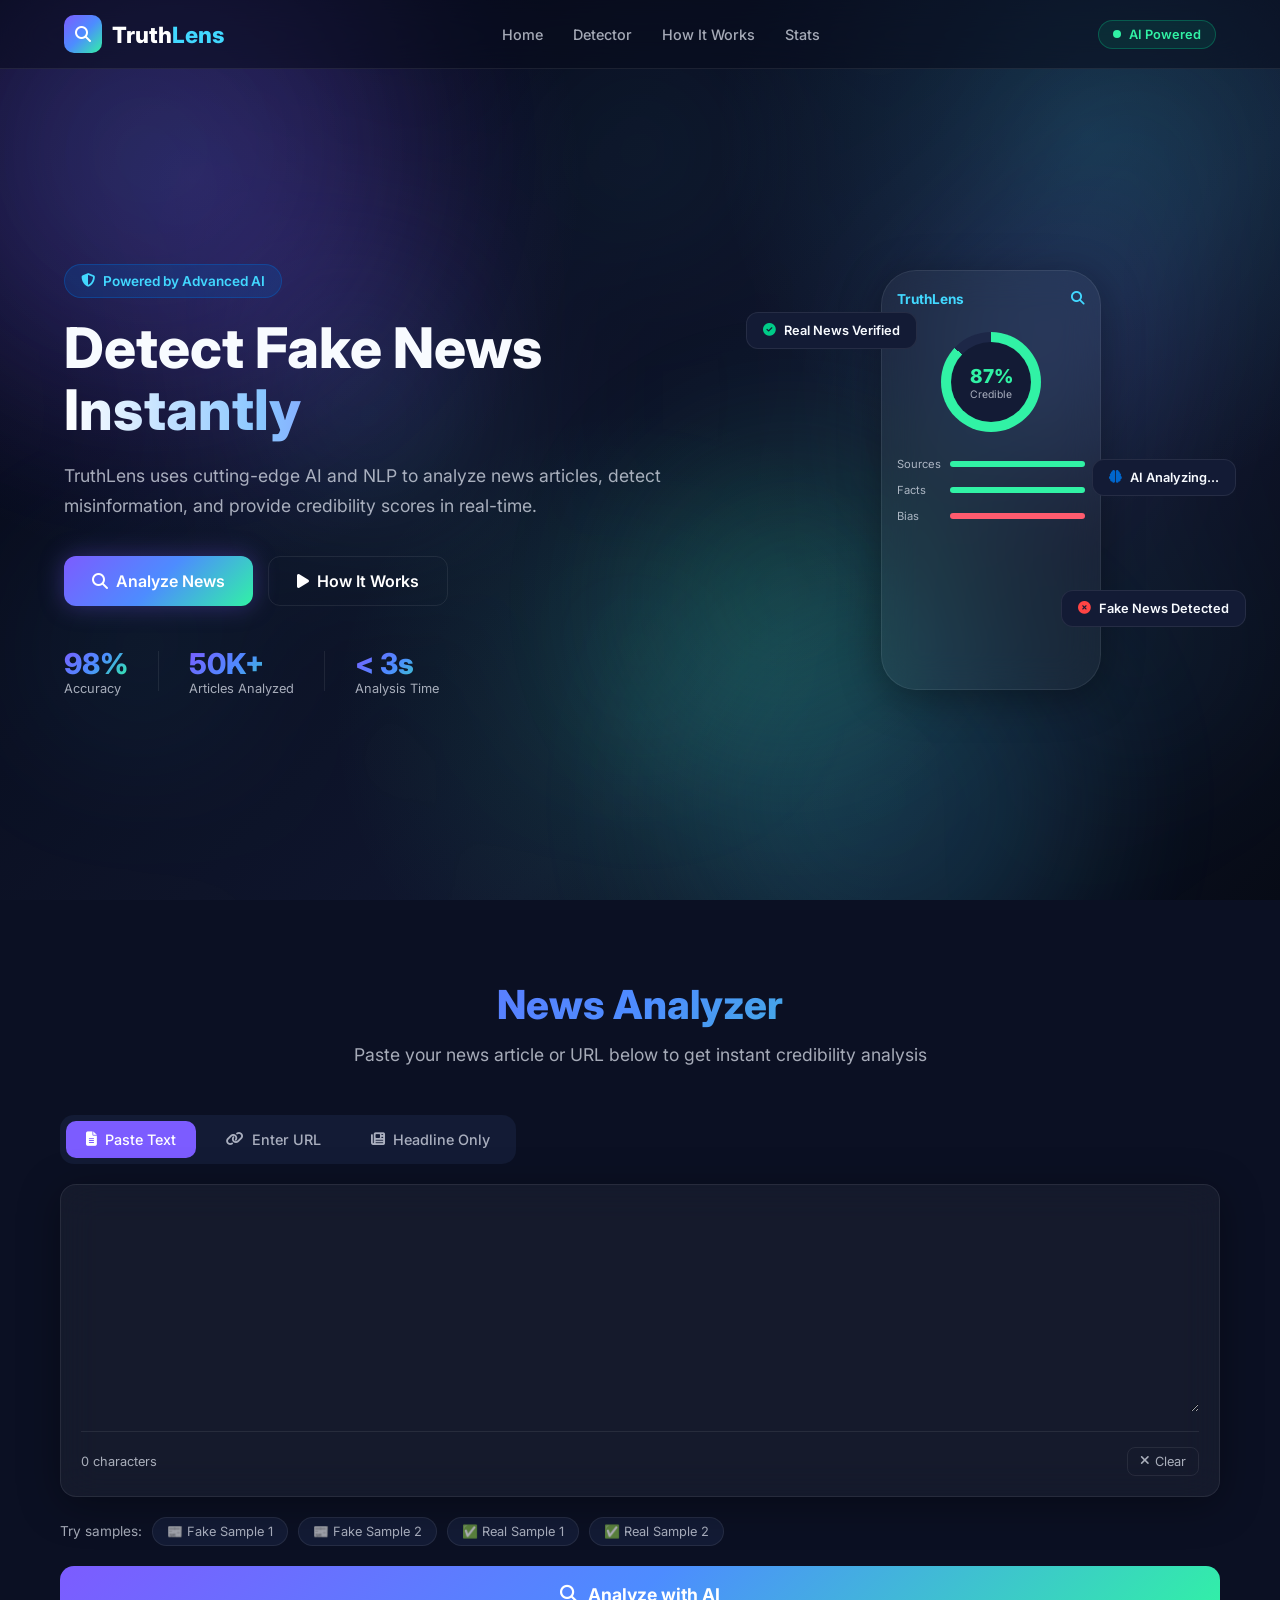
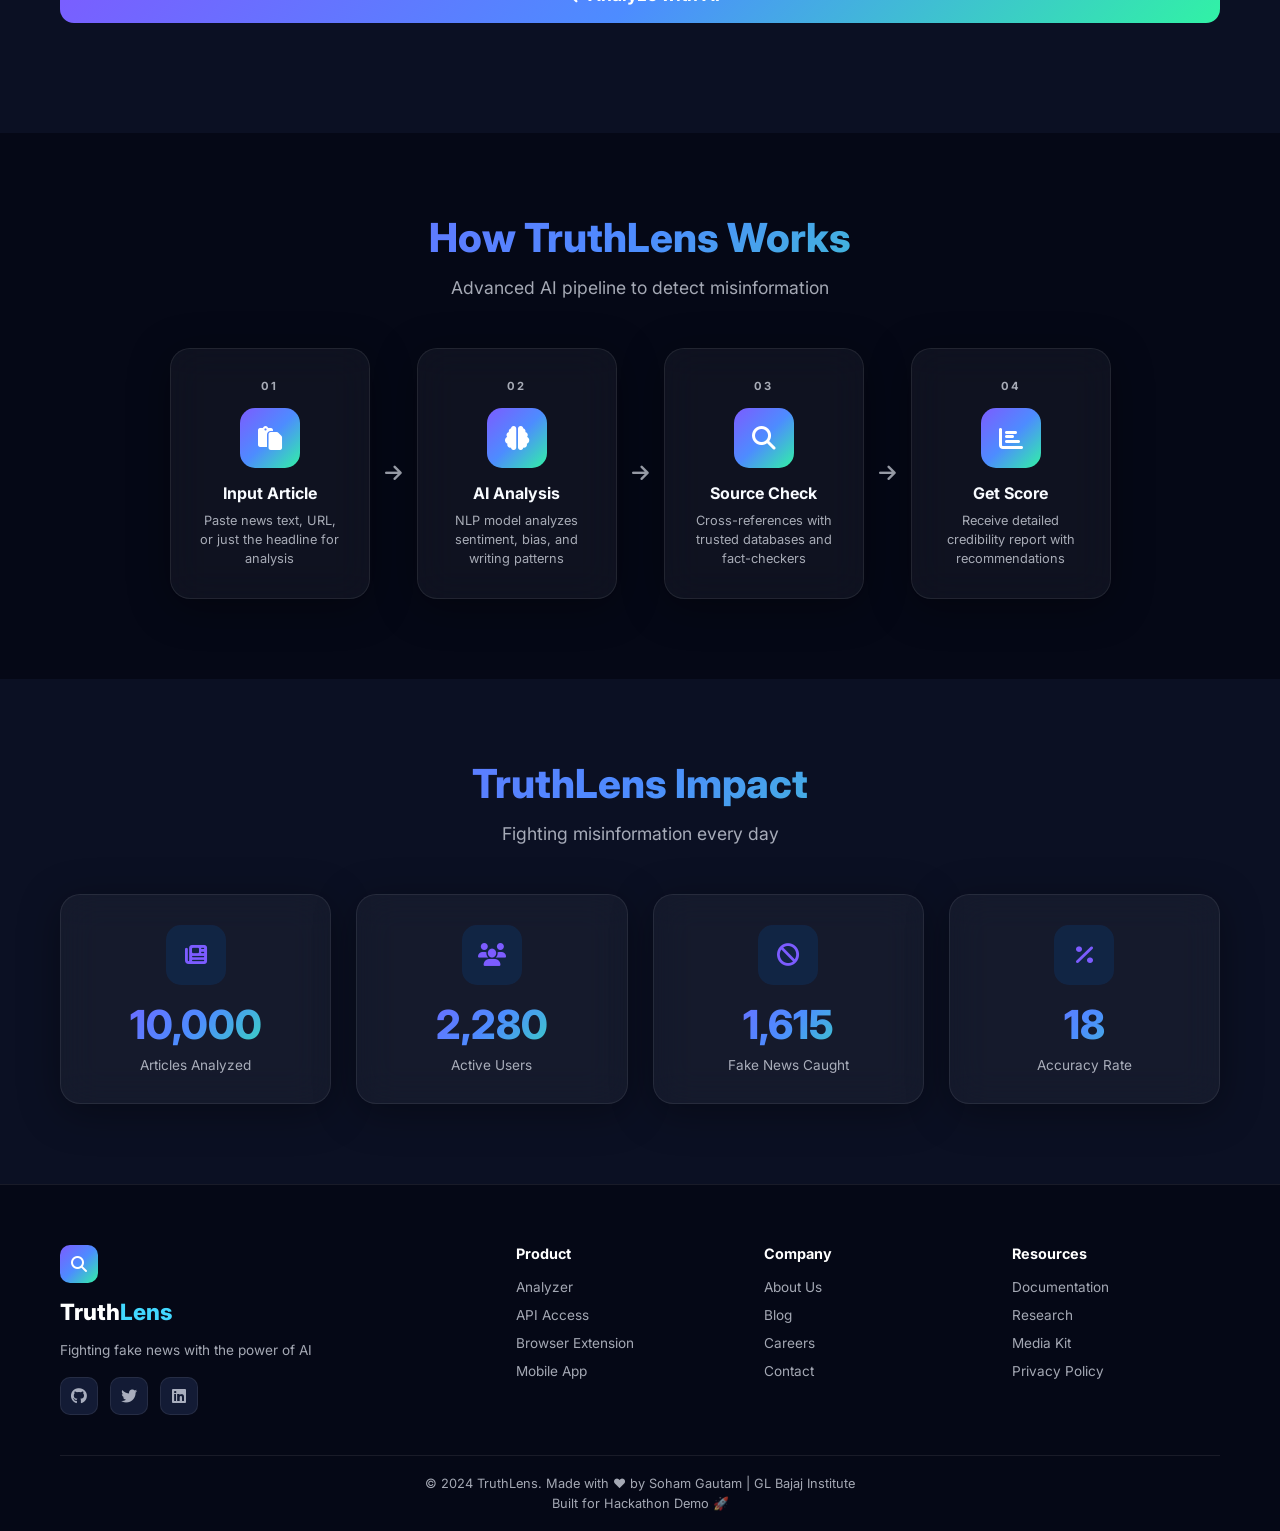
<file: index.html>
<!DOCTYPE html>
<html lang="en">

<head>
    <meta charset="UTF-8">
    <meta name="viewport" content="width=device-width, 
                   initial-scale=1.0">
    <title>TruthLens - AI Fake News Detector</title>
    <link rel="stylesheet" href="style.css">
    <link rel="stylesheet" href="https://cdnjs.cloudflare.com/ajax/libs/font-awesome/6.4.0/css/all.min.css">
    <link href="https://fonts.googleapis.com/css2?family=Inter:wght@300;400;500;600;700;800&display=swap"
        rel="stylesheet">
</head>

<body>

    <!-- ==================
         NAVBAR
    =================== -->
    <nav class="navbar">
        <div class="nav-brand">
            <div class="logo-icon">
                <i class="fas fa-search"></i>
            </div>
            <span class="brand-name">
                Truth<span class="accent">Lens</span>
            </span>
        </div>
        <ul class="nav-links">
            <li><a href="#home">Home</a></li>
            <li><a href="#detector">Detector</a></li>
            <li><a href="#how">How It Works</a></li>
            <li><a href="#stats">Stats</a></li>
        </ul>
        <div class="nav-badge">
            <span class="live-dot"></span>
            AI Powered
        </div>
        <div class="hamburger" id="hamburger">
            <i class="fas fa-bars"></i>
        </div>
    </nav>

    <!-- ==================
         HERO SECTION
    =================== -->
    <section class="hero" id="home">
        <div class="hero-bg">
            <div class="circle c1"></div>
            <div class="circle c2"></div>
            <div class="circle c3"></div>
        </div>
        <div class="hero-content">
            <div class="hero-badge">
                <i class="fas fa-shield-alt"></i>
                Powered by Advanced AI
            </div>
            <h1 class="hero-title">
                Detect Fake News
                <span class="gradient-text">
                    Instantly
                </span>
            </h1>
            <p class="hero-subtitle">
                TruthLens uses cutting-edge
                AI and NLP to analyze news
                articles, detect misinformation,
                and provide credibility scores
                in real-time.
            </p>
            <div class="hero-buttons">
                <a href="#detector" class="btn-primary">
                    <i class="fas fa-search"></i>
                    Analyze News
                </a>
                <a href="#how" class="btn-secondary">
                    <i class="fas fa-play"></i>
                    How It Works
                </a>
            </div>
            <div class="hero-stats">
                <div class="stat">
                    <span class="stat-num">98%</span>
                    <span class="stat-label">Accuracy</span>
                </div>
                <div class="stat-divider"></div>
                <div class="stat">
                    <span class="stat-num">50K+</span>
                    <span class="stat-label">Articles Analyzed</span>
                </div>
                <div class="stat-divider"></div>
                <div class="stat">
                    <span class="stat-num">
                        < 3s</span>
                            <span class="stat-label">Analysis Time</span>
                </div>
            </div>
        </div>
        <div class="hero-image">
            <div class="floating-card card1">
                <i class="fas fa-check-circle" style="color:#00cc88"></i>
                <span>Real News Verified</span>
            </div>
            <div class="floating-card card2">
                <i class="fas fa-times-circle" style="color:#ff4444"></i>
                <span>Fake News Detected</span>
            </div>
            <div class="floating-card card3">
                <i class="fas fa-brain" style="color:#0066cc"></i>
                <span>AI Analyzing...</span>
            </div>
            <div class="hero-phone">
                <div class="phone-screen">
                    <div class="phone-header">
                        <span>TruthLens</span>
                        <i class="fas fa-search"></i>
                    </div>
                    <div class="phone-score">
                        <div class="score-circle">
                            <span>87%</span>
                            <small>Credible</small>
                        </div>
                    </div>
                    <div class="phone-bars">
                        <div class="phone-bar">
                            <span>Sources</span>
                            <div class="bar-fill" style="width:90%">
                            </div>
                        </div>
                        <div class="phone-bar">
                            <span>Facts</span>
                            <div class="bar-fill" style="width:85%">
                            </div>
                        </div>
                        <div class="phone-bar">
                            <span>Bias</span>
                            <div class="bar-fill bad" style="width:20%">
                            </div>
                        </div>
                    </div>
                </div>
            </div>
        </div>
    </section>

    <!-- ==================
         DETECTOR SECTION
    =================== -->
    <section class="detector" id="detector">
        <div class="container">
            <div class="section-header">
                <h2>News Analyzer</h2>
                <p>Paste your news article or
                    URL below to get instant
                    credibility analysis</p>
            </div>

            <!-- Input Tabs -->
            <div class="input-tabs">
                <button class="tab active" data-tab="text">
                    <i class="fas fa-file-alt"></i>
                    Paste Text
                </button>
                <button class="tab" data-tab="url">
                    <i class="fas fa-link"></i>
                    Enter URL
                </button>
                <button class="tab" data-tab="headline">
                    <i class="fas fa-newspaper"></i>
                    Headline Only
                </button>
            </div>

            <!-- Input Area -->
            <div class="input-area">

                <!-- Text Tab -->
                <div class="tab-content active" id="text-tab">
                    <textarea id="newsText" placeholder="Paste your news article here... 

Example: Scientists discover that drinking 
coffee three times a day can cure cancer 
completely, according to a study conducted 
by unnamed researchers..." rows="8">
                    </textarea>
                    <div class="input-footer">
                        <span id="charCount">
                            0 characters
                        </span>
                        <button class="clear-btn" onclick="clearInput()">
                            <i class="fas fa-times"></i>
                            Clear
                        </button>
                    </div>
                </div>

                <!-- URL Tab -->
                <div class="tab-content" id="url-tab">
                    <div class="url-input">
                        <i class="fas fa-link"></i>
                        <input type="url" id="newsUrl" placeholder="https://example.com/news-article">
                        <button class="fetch-btn">
                            Fetch
                        </button>
                    </div>
                    <p class="url-note">
                        <i class="fas fa-info-circle"></i>
                        Enter any news article URL
                        to analyze its content
                    </p>
                </div>

                <!-- Headline Tab -->
                <div class="tab-content" id="headline-tab">
                    <input type="text" id="newsHeadline" class="headline-input"
                        placeholder="Enter news headline here...">
                    <p class="url-note">
                        <i class="fas fa-info-circle"></i>
                        Enter just the headline
                        for quick analysis
                    </p>
                </div>

            </div>

            <!-- Sample News Buttons -->
            <div class="samples">
                <span>Try samples:</span>
                <button class="sample-btn" onclick="loadSample('fake1')">
                    📰 Fake Sample 1
                </button>
                <button class="sample-btn" onclick="loadSample('fake2')">
                    📰 Fake Sample 2
                </button>
                <button class="sample-btn" onclick="loadSample('real1')">
                    ✅ Real Sample 1
                </button>
                <button class="sample-btn" onclick="loadSample('real2')">
                    ✅ Real Sample 2
                </button>
            </div>

            <!-- Analyze Button -->
            <button class="analyze-btn" id="analyzeBtn" onclick="analyzeNews()">
                <i class="fas fa-search"></i>
                <span>Analyze with AI</span>
            </button>

            <!-- Loading State -->
            <div class="loading" id="loading">
                <div class="loading-animation">
                    <div class="pulse-ring"></div>
                    <div class="pulse-ring delay1"></div>
                    <div class="pulse-ring delay2"></div>
                    <i class="fas fa-brain"></i>
                </div>
                <div class="loading-steps">
                    <div class="step active" id="step1">
                        <i class="fas fa-check"></i>
                        Extracting text...
                    </div>
                    <div class="step" id="step2">
                        <i class="fas fa-circle"></i>
                        Analyzing sentiment...
                    </div>
                    <div class="step" id="step3">
                        <i class="fas fa-circle"></i>
                        Checking sources...
                    </div>
                    <div class="step" id="step4">
                        <i class="fas fa-circle"></i>
                        Calculating score...
                    </div>
                </div>
            </div>

            <!-- Results Section -->
            <div class="results" id="results">

                <!-- Score Card -->
                <div class="score-card" id="scoreCard">
                    <div class="score-left">
                        <div class="big-score" id="bigScore">
                            <svg viewBox="0 0 120 120">
                                <circle cx="60" cy="60" r="54" fill="none" stroke="#1e1e3a" stroke-width="12" />
                                <circle id="scoreCircle" cx="60" cy="60" r="54" fill="none" stroke="#00cc88"
                                    stroke-width="12" stroke-dasharray="339" stroke-dashoffset="339"
                                    stroke-linecap="round" transform="rotate(-90 60 60)" />
                            </svg>
                            <div class="score-text">
                                <span id="scoreNum">0%</span>
                                <small id="scoreLabel">
                                    Analyzing
                                </small>
                            </div>
                        </div>
                    </div>
                    <div class="score-right">
                        <div class="verdict" id="verdict">
                            <div class="verdict-icon" id="verdictIcon">
                            </div>
                            <div class="verdict-text">
                                <h3 id="verdictTitle">
                                    Analyzing...
                                </h3>
                                <p id="verdictDesc">
                                    Please wait...
                                </p>
                            </div>
                        </div>
                        <div class="quick-stats">
                            <div class="quick-stat">
                                <span class="qs-label">
                                    Credibility
                                </span>
                                <div class="qs-bar">
                                    <div class="qs-fill" id="credBar">
                                    </div>
                                </div>
                                <span class="qs-val" id="credVal">
                                </span>
                            </div>
                            <div class="quick-stat">
                                <span class="qs-label">
                                    Bias Level
                                </span>
                                <div class="qs-bar">
                                    <div class="qs-fill bad" id="biasBar">
                                    </div>
                                </div>
                                <span class="qs-val" id="biasVal">
                                </span>
                            </div>
                            <div class="quick-stat">
                                <span class="qs-label">
                                    Emotional Tone
                                </span>
                                <div class="qs-bar">
                                    <div class="qs-fill warn" id="emotBar">
                                    </div>
                                </div>
                                <span class="qs-val" id="emotVal">
                                </span>
                            </div>
                        </div>
                    </div>
                </div>

                <!-- Detailed Analysis -->
                <div class="analysis-grid">

                    <!-- Red Flags -->
                    <div class="analysis-card red-flags">
                        <div class="card-header">
                            <i class="fas fa-exclamation-triangle"></i>
                            <h3>Red Flags Detected</h3>
                        </div>
                        <ul id="redFlagsList">
                        </ul>
                    </div>

                    <!-- Positive Signals -->
                    <div class="analysis-card green-flags">
                        <div class="card-header">
                            <i class="fas fa-check-circle"></i>
                            <h3>Credibility Signals</h3>
                        </div>
                        <ul id="greenFlagsList">
                        </ul>
                    </div>

                    <!-- Keywords -->
                    <div class="analysis-card keywords-card">
                        <div class="card-header">
                            <i class="fas fa-tags"></i>
                            <h3>Detected Keywords</h3>
                        </div>
                        <div id="keywordsList" class="keywords">
                        </div>
                    </div>

                    <!-- Recommendations -->
                    <div class="analysis-card recommendations">
                        <div class="card-header">
                            <i class="fas fa-lightbulb"></i>
                            <h3>What To Do</h3>
                        </div>
                        <ul id="recommendList">
                        </ul>
                    </div>

                </div>

                <!-- Similar Sources -->
                <div class="sources-section">
                    <h3>
                        <i class="fas fa-newspaper"></i>
                        Verify With These Sources
                    </h3>
                    <div class="sources-grid" id="sourcesList">
                    </div>
                </div>

                <!-- Share Results -->
                <div class="share-section">
                    <h3>Share Results</h3>
                    <div class="share-buttons">
                        <button class="share-btn whatsapp" onclick="shareResult('whatsapp')">
                            <i class="fab fa-whatsapp"></i>
                            WhatsApp
                        </button>
                        <button class="share-btn twitter" onclick="shareResult('twitter')">
                            <i class="fab fa-twitter"></i>
                            Twitter
                        </button>
                        <button class="share-btn copy" onclick="shareResult('copy')">
                            <i class="fas fa-copy"></i>
                            Copy Link
                        </button>
                        <button class="share-btn download" onclick="downloadReport()">
                            <i class="fas fa-download"></i>
                            Download Report
                        </button>
                    </div>
                </div>

                <!-- Analyze Again -->
                <button class="analyze-again" onclick="resetAnalysis()">
                    <i class="fas fa-redo"></i>
                    Analyze Another Article
                </button>

            </div>
        </div>
    </section>

    <!-- ==================
         HOW IT WORKS
    =================== -->
    <section class="how-it-works" id="how">
        <div class="container">
            <div class="section-header">
                <h2>How TruthLens Works</h2>
                <p>Advanced AI pipeline to detect
                    misinformation</p>
            </div>
            <div class="steps-grid">
                <div class="step-card">
                    <div class="step-num">01</div>
                    <div class="step-icon">
                        <i class="fas fa-paste"></i>
                    </div>
                    <h3>Input Article</h3>
                    <p>Paste news text, URL,
                        or just the headline
                        for analysis</p>
                </div>
                <div class="step-arrow">
                    <i class="fas fa-arrow-right"></i>
                </div>
                <div class="step-card">
                    <div class="step-num">02</div>
                    <div class="step-icon">
                        <i class="fas fa-brain"></i>
                    </div>
                    <h3>AI Analysis</h3>
                    <p>NLP model analyzes
                        sentiment, bias,
                        and writing patterns</p>
                </div>
                <div class="step-arrow">
                    <i class="fas fa-arrow-right"></i>
                </div>
                <div class="step-card">
                    <div class="step-num">03</div>
                    <div class="step-icon">
                        <i class="fas fa-search"></i>
                    </div>
                    <h3>Source Check</h3>
                    <p>Cross-references with
                        trusted databases
                        and fact-checkers</p>
                </div>
                <div class="step-arrow">
                    <i class="fas fa-arrow-right"></i>
                </div>
                <div class="step-card">
                    <div class="step-num">04</div>
                    <div class="step-icon">
                        <i class="fas fa-chart-bar"></i>
                    </div>
                    <h3>Get Score</h3>
                    <p>Receive detailed
                        credibility report
                        with recommendations</p>
                </div>
            </div>
        </div>
    </section>

    <!-- ==================
         STATS SECTION
    =================== -->
    <section class="stats-section" id="stats">
        <div class="container">
            <div class="section-header">
                <h2>TruthLens Impact</h2>
                <p>Fighting misinformation
                    every day</p>
            </div>
            <div class="stats-grid">
                <div class="stat-card">
                    <div class="stat-icon">
                        <i class="fas fa-newspaper"></i>
                    </div>
                    <div class="stat-number" data-target="50000">
                        0
                    </div>
                    <div class="stat-title">
                        Articles Analyzed
                    </div>
                </div>
                <div class="stat-card">
                    <div class="stat-icon">
                        <i class="fas fa-users"></i>
                    </div>
                    <div class="stat-number" data-target="12000">
                        0
                    </div>
                    <div class="stat-title">
                        Active Users
                    </div>
                </div>
                <div class="stat-card">
                    <div class="stat-icon">
                        <i class="fas fa-ban"></i>
                    </div>
                    <div class="stat-number" data-target="8500">
                        0
                    </div>
                    <div class="stat-title">
                        Fake News Caught
                    </div>
                </div>
                <div class="stat-card">
                    <div class="stat-icon">
                        <i class="fas fa-percentage"></i>
                    </div>
                    <div class="stat-number" data-target="98">
                        0
                    </div>
                    <div class="stat-title">
                        Accuracy Rate
                    </div>
                </div>
            </div>
        </div>
    </section>

    <!-- ==================
         FOOTER
    =================== -->
    <footer class="footer">
        <div class="container">
            <div class="footer-grid">
                <div class="footer-brand">
                    <div class="logo-icon">
                        <i class="fas fa-search"></i>
                    </div>
                    <span class="brand-name">
                        Truth<span class="accent">Lens</span>
                    </span>
                    <p>Fighting fake news with
                        the power of AI</p>
                    <div class="social-links">
                        <a href="#">
                            <i class="fab fa-github"></i>
                        </a>
                        <a href="#">
                            <i class="fab fa-twitter"></i>
                        </a>
                        <a href="#">
                            <i class="fab fa-linkedin"></i>
                        </a>
                    </div>
                </div>
                <div class="footer-links">
                    <h4>Product</h4>
                    <a href="#">Analyzer</a>
                    <a href="#">API Access</a>
                    <a href="#">Browser Extension</a>
                    <a href="#">Mobile App</a>
                </div>
                <div class="footer-links">
                    <h4>Company</h4>
                    <a href="#">About Us</a>
                    <a href="#">Blog</a>
                    <a href="#">Careers</a>
                    <a href="#">Contact</a>
                </div>
                <div class="footer-links">
                    <h4>Resources</h4>
                    <a href="#">Documentation</a>
                    <a href="#">Research</a>
                    <a href="#">Media Kit</a>
                    <a href="#">Privacy Policy</a>
                </div>
            </div>
            <div class="footer-bottom">
                <p>© 2024 TruthLens.
                    Made with ❤️ by Soham Gautam
                    | GL Bajaj Institute</p>
                <p>Built for Hackathon Demo 🚀</p>
            </div>
        </div>
    </footer>

    <!-- Toast Notification -->
    <div class="toast" id="toast">
        <i class="fas fa-check-circle"></i>
        <span id="toastMsg">Copied!</span>
    </div>

    <script src="script.js"></script>
</body>

</html>
</file>
<file: style.css>
/* ========================
   ROOT VARIABLES
======================== */
:root {
    --primary:#7c5cff;
    --primary-dark:#6245f5;
    --secondary:#42d8ff;
    --accent:#31f2a5;
    --danger:#ff5b6e;
    --warning:#ffbe3b;
    --dark:#050816;
    --dark2:#0b1023;
    --dark3:#131b35;
    --dark4:#1d2747;
    --text:#f8fbff;
    --text-muted:rgba(240,245,255,.68);
    --border:rgba(255,255,255,.08);
    --card-bg:rgba(255,255,255,.05);
    --gradient:linear-gradient(135deg,#7c5cff,#4d8cff,#31f2a5);
}

/* ========================
   RESET & BASE
======================== */
* {
    margin: 0;
    padding: 0;
    box-sizing: border-box;
}

html {
    scroll-behavior: smooth;
}

body {
    font-family:'Inter',sans-serif;
    color:var(--text);
    overflow-x:hidden;
    background:
        radial-gradient(circle at 15% 20%, rgba(124,92,255,.18), transparent 30%),
        radial-gradient(circle at 85% 15%, rgba(66,216,255,.15), transparent 28%),
        radial-gradient(circle at 50% 80%, rgba(49,242,165,.10), transparent 32%),
        linear-gradient(135deg,#050816 0%,#0b1023 35%,#11182f 65%,#070b16 100%);
    background-attachment:fixed;
}

.container {
    max-width: 1200px;
    margin: 0 auto;
    padding: 0 20px;
}

/* ========================
   NAVBAR
======================== */
.navbar {
    position: fixed;
    top: 0;
    left: 0;
    right: 0;
    z-index: 1000;
    display: flex;
    align-items: center;
    justify-content: space-between;
    padding: 15px 5%;
    background: rgba(10, 10, 26, 0.9);
    backdrop-filter: blur(20px);
    border-bottom: 1px solid var(--border);
    transition: all 0.3s;
}

.nav-brand {
    display: flex;
    align-items: center;
    gap: 10px;
    text-decoration: none;
}

.logo-icon {
    width: 38px;
    height: 38px;
    background: var(--gradient);
    border-radius: 10px;
    display: flex;
    align-items: center;
    justify-content: center;
    font-size: 1rem;
    color: white;
}

.brand-name {
    font-size: 1.4rem;
    font-weight: 800;
    color: white;
}

.accent {
    color: var(--secondary);
}

.nav-links {
    display: flex;
    list-style: none;
    gap: 30px;
}

.nav-links a {
    color: var(--text-muted);
    text-decoration: none;
    font-size: 0.9rem;
    font-weight: 500;
    transition: color 0.3s;
}

.nav-links a:hover {
    color: white;
}

.nav-badge {
    display: flex;
    align-items: center;
    gap: 8px;
    padding: 6px 14px;
    background: rgba(0, 204, 136, 0.1);
    border: 1px solid rgba(0, 204, 136, 0.3);
    border-radius: 20px;
    font-size: 0.8rem;
    color: var(--accent);
    font-weight: 600;
}

.live-dot {
    width: 8px;
    height: 8px;
    background: var(--accent);
    border-radius: 50%;
    animation: pulse 1.5s infinite;
}

.hamburger {
    display: none;
    cursor: pointer;
    font-size: 1.3rem;
    color: white;
}

/* ========================
   HERO SECTION
======================== */
.hero {
    min-height: 100vh;
    display: flex;
    align-items: center;
    justify-content: space-between;
    padding: 120px 5% 60px;
    position: relative;
    overflow: hidden;
    gap: 40px;
}

.hero-bg {
    position: absolute;
    inset: 0;
    pointer-events: none;
}

.circle {
    position: absolute;
    border-radius: 50%;
    filter: blur(80px);
    opacity: 0.15;
}

.c1 {
    width: 500px;
    height: 500px;
    background: var(--primary);
    top: -100px;
    left: -100px;
}

.c2 {
    width: 400px;
    height: 400px;
    background: var(--secondary);
    bottom: -100px;
    right: 200px;
}

.c3 {
    width: 300px;
    height: 300px;
    background: var(--accent);
    top: 50%;
    left: 50%;
}

.hero-content {
    flex: 1;
    max-width: 600px;
    position: relative;
    z-index: 1;
}

.hero-badge {
    display: inline-flex;
    align-items: center;
    gap: 8px;
    padding: 8px 16px;
    background: rgba(0, 102, 204, 0.2);
    border: 1px solid rgba(0, 102, 204, 0.4);
    border-radius: 30px;
    font-size: 0.85rem;
    color: var(--secondary);
    font-weight: 600;
    margin-bottom: 20px;
}

.hero-title {
    font-size: 3.5rem;
    font-weight: 800;
    line-height: 1.1;
    margin-bottom: 20px;
}

.gradient-text {
    background: var(--gradient);
    -webkit-background-clip: text;
    -webkit-text-fill-color: transparent;
    background-clip: text;
}

.hero-subtitle {
    font-size: 1.1rem;
    color: var(--text-muted);
    line-height: 1.7;
    margin-bottom: 35px;
}

.hero-buttons {
    display: flex;
    gap: 15px;
    flex-wrap: wrap;
    margin-bottom: 40px;
}

.btn-primary {
    display: flex;
    align-items: center;
    gap: 8px;
    padding: 14px 28px;
    background: var(--gradient);
    color: white;
    text-decoration: none;
    border-radius: 12px;
    font-weight: 600;
    font-size: 1rem;
    transition: all 0.3s;
    border: none;
    cursor: pointer;
}

.btn-primary:hover {
    transform: translateY(-3px);
    box-shadow: 0 15px 30px rgba(0, 102, 204, 0.4);
}

.btn-secondary {
    display: flex;
    align-items: center;
    gap: 8px;
    padding: 14px 28px;
    background: transparent;
    color: white;
    text-decoration: none;
    border-radius: 12px;
    font-weight: 600;
    font-size: 1rem;
    border: 1px solid var(--border);
    transition: all 0.3s;
    cursor: pointer;
}

.btn-secondary:hover {
    background: var(--card-bg);
    border-color: rgba(255, 255, 255, 0.3);
}

.hero-stats {
    display: flex;
    align-items: center;
    gap: 30px;
}

.stat {
    display: flex;
    flex-direction: column;
}

.stat-num {
    font-size: 1.8rem;
    font-weight: 800;
    background: var(--gradient);
    -webkit-background-clip: text;
    -webkit-text-fill-color: transparent;
    background-clip: text;
}

.stat-label {
    font-size: 0.8rem;
    color: var(--text-muted);
}

.stat-divider {
    width: 1px;
    height: 40px;
    background: var(--border);
}

/* Hero Phone Mock */
.hero-image {
    flex: 1;
    max-width: 450px;
    position: relative;
    display: flex;
    align-items: center;
    justify-content: center;
}

.hero-phone {
    width: 220px;
    height: 420px;
    background: var(--dark3);
    border-radius: 35px;
    border: 2px solid var(--border);
    overflow: hidden;
    position: relative;
    z-index: 1;
    box-shadow: 0 30px 60px rgba(0, 0, 0, 0.5);
}

.phone-screen {
    padding: 20px 15px;
    height: 100%;
}

.phone-header {
    display: flex;
    justify-content: space-between;
    align-items: center;
    margin-bottom: 25px;
    font-size: 0.85rem;
    font-weight: 700;
    color: var(--secondary);
}

.phone-score {
    display: flex;
    justify-content: center;
    margin-bottom: 25px;
}

.score-circle {
    width: 100px;
    height: 100px;
    border-radius: 50%;
    background: conic-gradient(var(--accent) 87%,
            var(--dark4) 0);
    display: flex;
    flex-direction: column;
    align-items: center;
    justify-content: center;
    position: relative;
}

.score-circle::before {
    content: '';
    position: absolute;
    width: 80px;
    height: 80px;
    background: var(--dark3);
    border-radius: 50%;
}

.score-circle span {
    position: relative;
    z-index: 1;
    font-weight: 800;
    font-size: 1.2rem;
    color: var(--accent);
}

.score-circle small {
    position: relative;
    z-index: 1;
    font-size: 0.65rem;
    color: var(--text-muted);
}

.phone-bars {
    display: flex;
    flex-direction: column;
    gap: 12px;
}

.phone-bar {
    display: flex;
    align-items: center;
    gap: 8px;
}

.phone-bar span {
    font-size: 0.7rem;
    color: var(--text-muted);
    width: 45px;
}

.bar-fill {
    height: 6px;
    background: var(--accent);
    border-radius: 3px;
    flex: 1;
    transition: width 1s;
}

.bar-fill.bad {
    background: var(--danger);
}

.floating-card {
    position: absolute;
    display: flex;
    align-items: center;
    gap: 8px;
    padding: 10px 16px;
    background: var(--dark3);
    border: 1px solid var(--border);
    border-radius: 12px;
    font-size: 0.8rem;
    font-weight: 600;
    white-space: nowrap;
    z-index: 2;
}

.card1 {
    top: 10%;
    left: -20px;
    animation: float 3s ease-in-out infinite;
}

.card2 {
    bottom: 15%;
    right: -30px;
    animation: float 3s ease-in-out infinite 1s;
}

.card3 {
    top: 45%;
    right: -20px;
    animation: float 3s ease-in-out infinite 2s;
}

/* ========================
   SECTION HEADER
======================== */
.section-header {
    text-align: center;
    margin-bottom: 50px;
}

.section-header h2 {
    font-size: 2.5rem;
    font-weight: 800;
    margin-bottom: 15px;
    background: var(--gradient);
    -webkit-background-clip: text;
    -webkit-text-fill-color: transparent;
    background-clip: text;
}

.section-header p {
    color: var(--text-muted);
    font-size: 1.1rem;
}

/* ========================
   DETECTOR SECTION
======================== */
.detector {
    padding: 80px 0;
    background: var(--dark2);
}

.input-tabs {
    display: flex;
    gap: 10px;
    margin-bottom: 20px;
    background: var(--dark3);
    padding: 6px;
    border-radius: 14px;
    width: fit-content;
}

.tab {
    display: flex;
    align-items: center;
    gap: 8px;
    padding: 10px 20px;
    background: transparent;
    border: none;
    color: var(--text-muted);
    cursor: pointer;
    border-radius: 10px;
    font-size: 0.9rem;
    font-weight: 500;
    transition: all 0.3s;
    font-family: 'Inter', sans-serif;
}

.tab.active {
    background: var(--primary);
    color: white;
}

.tab:hover:not(.active) {
    color: white;
    background: var(--dark4);
}

.input-area {
    background: var(--dark3);
    border: 1px solid var(--border);
    border-radius: 16px;
    padding: 20px;
    margin-bottom: 20px;
}

.tab-content {
    display: none;
}

.tab-content.active {
    display: block;
}

textarea {
    width: 100%;
    background: transparent;
    border: none;
    color: white;
    font-family: 'Inter', sans-serif;
    font-size: 0.95rem;
    line-height: 1.7;
    resize: vertical;
    outline: none;
}

textarea::placeholder {
    color: rgba(255, 255, 255, 0.3);
}

.input-footer {
    display: flex;
    justify-content: space-between;
    align-items: center;
    margin-top: 15px;
    padding-top: 15px;
    border-top: 1px solid var(--border);
}

#charCount {
    font-size: 0.8rem;
    color: var(--text-muted);
}

.clear-btn {
    display: flex;
    align-items: center;
    gap: 5px;
    background: transparent;
    border: 1px solid var(--border);
    color: var(--text-muted);
    padding: 6px 12px;
    border-radius: 8px;
    cursor: pointer;
    font-size: 0.8rem;
    transition: all 0.3s;
    font-family: 'Inter', sans-serif;
}

.clear-btn:hover {
    color: white;
    border-color: rgba(255, 255, 255, 0.3);
}

.url-input {
    display: flex;
    align-items: center;
    gap: 10px;
    background: var(--dark4);
    border: 1px solid var(--border);
    border-radius: 12px;
    padding: 12px 16px;
}

.url-input i {
    color: var(--text-muted);
}

.url-input input {
    flex: 1;
    background: transparent;
    border: none;
    color: white;
    font-size: 0.95rem;
    outline: none;
    font-family: 'Inter', sans-serif;
}

.url-input input::placeholder {
    color: rgba(255, 255, 255, 0.3);
}

.fetch-btn {
    padding: 8px 16px;
    background: var(--primary);
    color: white;
    border: none;
    border-radius: 8px;
    cursor: pointer;
    font-weight: 600;
    font-family: 'Inter', sans-serif;
    transition: all 0.3s;
}

.fetch-btn:hover {
    background: var(--primary-dark);
}

.headline-input {
    width: 100%;
    background: var(--dark4);
    border: 1px solid var(--border);
    border-radius: 12px;
    padding: 15px;
    color: white;
    font-size: 1rem;
    outline: none;
    font-family: 'Inter', sans-serif;
}

.headline-input::placeholder {
    color: rgba(255, 255, 255, 0.3);
}

.url-note {
    margin-top: 12px;
    font-size: 0.8rem;
    color: var(--text-muted);
    display: flex;
    align-items: center;
    gap: 6px;
}

.samples {
    display: flex;
    align-items: center;
    gap: 10px;
    flex-wrap: wrap;
    margin-bottom: 20px;
}

.samples span {
    color: var(--text-muted);
    font-size: 0.85rem;
}

.sample-btn {
    padding: 6px 14px;
    background: var(--dark3);
    border: 1px solid var(--border);
    color: var(--text-muted);
    border-radius: 20px;
    cursor: pointer;
    font-size: 0.8rem;
    transition: all 0.3s;
    font-family: 'Inter', sans-serif;
}

.sample-btn:hover {
    color: white;
    border-color: var(--primary);
    background: rgba(0, 102, 204, 0.1);
}

.analyze-btn {
    width: 100%;
    padding: 18px;
    background: var(--gradient);
    color: white;
    border: none;
    border-radius: 14px;
    font-size: 1.1rem;
    font-weight: 700;
    cursor: pointer;
    display: flex;
    align-items: center;
    justify-content: center;
    gap: 10px;
    transition: all 0.3s;
    font-family: 'Inter', sans-serif;
    margin-bottom: 30px;
}

.analyze-btn:hover {
    transform: translateY(-2px);
    box-shadow: 0 15px 30px rgba(0, 102, 204, 0.4);
}

.analyze-btn:disabled {
    opacity: 0.7;
    cursor: not-allowed;
    transform: none;
}

/* ========================
   LOADING
======================== */
.loading {
    display: none;
    flex-direction: column;
    align-items: center;
    gap: 30px;
    padding: 40px;
}

.loading-animation {
    position: relative;
    width: 80px;
    height: 80px;
    display: flex;
    align-items: center;
    justify-content: center;
}

.loading-animation i {
    font-size: 1.5rem;
    color: var(--primary);
    z-index: 1;
}

.pulse-ring {
    position: absolute;
    width: 80px;
    height: 80px;
    border: 2px solid var(--primary);
    border-radius: 50%;
    animation: pulsing 2s linear infinite;
}

.pulse-ring.delay1 {
    animation-delay: 0.5s;
}

.pulse-ring.delay2 {
    animation-delay: 1s;
}

.loading-steps {
    display: flex;
    flex-direction: column;
    gap: 12px;
    width: 100%;
    max-width: 300px;
}

.step {
    display: flex;
    align-items: center;
    gap: 10px;
    font-size: 0.9rem;
    color: var(--text-muted);
    transition: all 0.3s;
}

.step.active {
    color: var(--accent);
}

.step.done {
    color: var(--accent);
}

.step i {
    font-size: 0.7rem;
}

/* ========================
   RESULTS
======================== */
.results {
    display: none;
    flex-direction: column;
    gap: 25px;
}

.score-card {
    display: flex;
    gap: 30px;
    background: var(--dark3);
    border: 1px solid var(--border);
    border-radius: 20px;
    padding: 30px;
    flex-wrap: wrap;
}

.score-left {
    display: flex;
    align-items: center;
    justify-content: center;
}

.big-score {
    position: relative;
    width: 150px;
    height: 150px;
}

.big-score svg {
    width: 100%;
    height: 100%;
}

.score-text {
    position: absolute;
    top: 50%;
    left: 50%;
    transform: translate(-50%, -50%);
    text-align: center;
}

#scoreNum {
    display: block;
    font-size: 2rem;
    font-weight: 800;
}

#scoreLabel {
    font-size: 0.75rem;
    color: var(--text-muted);
}

.score-right {
    flex: 1;
    min-width: 250px;
    display: flex;
    flex-direction: column;
    gap: 20px;
}

.verdict {
    display: flex;
    align-items: center;
    gap: 15px;
    padding: 15px;
    border-radius: 12px;
    background: var(--dark4);
}

.verdict-icon {
    font-size: 2rem;
}

.verdict-text h3 {
    font-size: 1.2rem;
    font-weight: 700;
    margin-bottom: 4px;
}

.verdict-text p {
    font-size: 0.85rem;
    color: var(--text-muted);
}

.quick-stats {
    display: flex;
    flex-direction: column;
    gap: 12px;
}

.quick-stat {
    display: flex;
    align-items: center;
    gap: 10px;
}

.qs-label {
    font-size: 0.8rem;
    color: var(--text-muted);
    width: 100px;
}

.qs-bar {
    flex: 1;
    height: 8px;
    background: var(--dark4);
    border-radius: 4px;
    overflow: hidden;
}

.qs-fill {
    height: 100%;
    background: var(--accent);
    border-radius: 4px;
    width: 0%;
    transition: width 1.5s ease;
}

.qs-fill.bad {
    background: var(--danger);
}

.qs-fill.warn {
    background: var(--warning);
}

.qs-val {
    font-size: 0.8rem;
    font-weight: 600;
    width: 35px;
    text-align: right;
}

/* Analysis Grid */
.analysis-grid {
    display: grid;
    grid-template-columns: repeat(2, 1fr);
    gap: 20px;
}

.analysis-card {
    background: var(--dark3);
    border: 1px solid var(--border);
    border-radius: 16px;
    padding: 20px;
}

.card-header {
    display: flex;
    align-items: center;
    gap: 10px;
    margin-bottom: 15px;
    padding-bottom: 12px;
    border-bottom: 1px solid var(--border);
}

.card-header i {
    font-size: 1.1rem;
}

.red-flags .card-header i {
    color: var(--danger);
}

.green-flags .card-header i {
    color: var(--accent);
}

.keywords-card .card-header i {
    color: var(--primary);
}

.recommendations .card-header i {
    color: var(--warning);
}

.card-header h3 {
    font-size: 1rem;
    font-weight: 600;
}

.analysis-card ul {
    list-style: none;
    display: flex;
    flex-direction: column;
    gap: 8px;
}

.analysis-card ul li {
    display: flex;
    align-items: flex-start;
    gap: 8px;
    font-size: 0.85rem;
    color: var(--text-muted);
    line-height: 1.5;
}

.analysis-card ul li i {
    margin-top: 2px;
    flex-shrink: 0;
}

.red-flags ul li i {
    color: var(--danger);
}

.green-flags ul li i {
    color: var(--accent);
}

.recommendations ul li i {
    color: var(--warning);
}

/* Keywords */
.keywords {
    display: flex;
    flex-wrap: wrap;
    gap: 8px;
}

.keyword {
    padding: 4px 12px;
    border-radius: 20px;
    font-size: 0.8rem;
    font-weight: 500;
}

.keyword.red {
    background: rgba(255, 68, 68, 0.15);
    color: #ff8888;
    border: 1px solid rgba(255, 68, 68, 0.3);
}

.keyword.yellow {
    background: rgba(255, 170, 0, 0.15);
    color: #ffcc44;
    border: 1px solid rgba(255, 170, 0, 0.3);
}

.keyword.green {
    background: rgba(0, 204, 136, 0.15);
    color: #44ffaa;
    border: 1px solid rgba(0, 204, 136, 0.3);
}

.keyword.blue {
    background: rgba(0, 102, 204, 0.15);
    color: #44aaff;
    border: 1px solid rgba(0, 102, 204, 0.3);
}

/* Sources */
.sources-section {
    background: var(--dark3);
    border: 1px solid var(--border);
    border-radius: 16px;
    padding: 20px;
}

.sources-section h3 {
    display: flex;
    align-items: center;
    gap: 10px;
    margin-bottom: 15px;
    font-size: 1rem;
    color: var(--text-muted);
}

.sources-section h3 i {
    color: var(--primary);
}

.sources-grid {
    display: grid;
    grid-template-columns: repeat(3, 1fr);
    gap: 12px;
}

.source-item {
    display: flex;
    align-items: center;
    gap: 10px;
    padding: 12px;
    background: var(--dark4);
    border-radius: 10px;
    text-decoration: none;
    transition: all 0.3s;
    border: 1px solid transparent;
}

.source-item:hover {
    border-color: var(--primary);
    transform: translateY(-2px);
}

.source-icon {
    width: 35px;
    height: 35px;
    border-radius: 8px;
    display: flex;
    align-items: center;
    justify-content: center;
    font-size: 1rem;
    background: var(--primary);
    color: white;
    flex-shrink: 0;
}

.source-info {
    flex: 1;
}

.source-name {
    font-size: 0.85rem;
    font-weight: 600;
    color: white;
    display: block;
}

.source-type {
    font-size: 0.75rem;
    color: var(--text-muted);
}

/* Share Section */
.share-section {
    background: var(--dark3);
    border: 1px solid var(--border);
    border-radius: 16px;
    padding: 20px;
    text-align: center;
}

.share-section h3 {
    margin-bottom: 15px;
    font-size: 1rem;
    color: var(--text-muted);
}

.share-buttons {
    display: flex;
    gap: 10px;
    justify-content: center;
    flex-wrap: wrap;
}

.share-btn {
    display: flex;
    align-items: center;
    gap: 8px;
    padding: 10px 20px;
    border: none;
    border-radius: 10px;
    cursor: pointer;
    font-weight: 600;
    font-size: 0.9rem;
    transition: all 0.3s;
    font-family: 'Inter', sans-serif;
    color: white;
}

.share-btn.whatsapp {
    background: #25D366;
}

.share-btn.twitter {
    background: #1DA1F2;
}

.share-btn.copy {
    background: var(--dark4);
    border: 1px solid var(--border);
}

.share-btn.download {
    background: var(--primary);
}

.share-btn:hover {
    transform: translateY(-2px);
    opacity: 0.9;
}

.analyze-again {
    width: 100%;
    padding: 14px;
    background: transparent;
    border: 1px solid var(--border);
    color: var(--text-muted);
    border-radius: 12px;
    cursor: pointer;
    font-size: 0.95rem;
    font-weight: 600;
    display: flex;
    align-items: center;
    justify-content: center;
    gap: 8px;
    transition: all 0.3s;
    font-family: 'Inter', sans-serif;
}

.analyze-again:hover {
    color: white;
    border-color: var(--primary);
    background: rgba(0, 102, 204, 0.1);
}

/* ========================
   HOW IT WORKS
======================== */
.how-it-works {
    padding: 80px 0;
    background: var(--dark);
}

.steps-grid {
    display: flex;
    align-items: center;
    justify-content: center;
    gap: 0;
    flex-wrap: wrap;
}

.step-card {
    background: var(--dark3);
    border: 1px solid var(--border);
    border-radius: 20px;
    padding: 30px 25px;
    text-align: center;
    width: 200px;
    transition: all 0.3s;
    position: relative;
}

.step-card:hover {
    transform: translateY(-5px);
    border-color: var(--primary);
    background: rgba(0, 102, 204, 0.05);
}

.step-num {
    font-size: 0.7rem;
    color: var(--text-muted);
    font-weight: 700;
    letter-spacing: 2px;
    margin-bottom: 15px;
}

.step-icon {
    width: 60px;
    height: 60px;
    background: var(--gradient);
    border-radius: 15px;
    display: flex;
    align-items: center;
    justify-content: center;
    font-size: 1.5rem;
    color: white;
    margin: 0 auto 15px;
}

.step-card h3 {
    font-size: 1rem;
    font-weight: 700;
    margin-bottom: 8px;
}

.step-card p {
    font-size: 0.8rem;
    color: var(--text-muted);
    line-height: 1.5;
}

.step-arrow {
    font-size: 1.2rem;
    color: var(--text-muted);
    padding: 0 15px;
}

/* ========================
   STATS SECTION
======================== */
.stats-section {
    padding: 80px 0;
    background: var(--dark2);
}

.stats-grid {
    display: grid;
    grid-template-columns: repeat(4, 1fr);
    gap: 25px;
}

.stat-card {
    background: var(--dark3);
    border: 1px solid var(--border);
    border-radius: 20px;
    padding: 30px;
    text-align: center;
    transition: all 0.3s;
}

.stat-card:hover {
    transform: translateY(-5px);
    border-color: var(--primary);
}

.stat-icon {
    width: 60px;
    height: 60px;
    background: rgba(0, 102, 204, 0.15);
    border-radius: 15px;
    display: flex;
    align-items: center;
    justify-content: center;
    font-size: 1.4rem;
    color: var(--primary);
    margin: 0 auto 15px;
}

.stat-number {
    font-size: 2.5rem;
    font-weight: 800;
    background: var(--gradient);
    -webkit-background-clip: text;
    -webkit-text-fill-color: transparent;
    background-clip: text;
    margin-bottom: 8px;
}

.stat-title {
    font-size: 0.85rem;
    color: var(--text-muted);
}

/* ========================
   FOOTER
======================== */
.footer {
    padding: 60px 0 20px;
    background: var(--dark);
    border-top: 1px solid var(--border);
}

.footer-grid {
    display: grid;
    grid-template-columns: 2fr 1fr 1fr 1fr;
    gap: 40px;
    margin-bottom: 40px;
}

.footer-brand {
    display: flex;
    flex-direction: column;
    gap: 15px;
}

.footer-brand .nav-brand {
    display: flex;
    align-items: center;
    gap: 10px;
}

.footer-brand p {
    font-size: 0.85rem;
    color: var(--text-muted);
    line-height: 1.6;
}

.social-links {
    display: flex;
    gap: 12px;
}

.social-links a {
    width: 38px;
    height: 38px;
    background: var(--dark3);
    border: 1px solid var(--border);
    border-radius: 10px;
    display: flex;
    align-items: center;
    justify-content: center;
    color: var(--text-muted);
    text-decoration: none;
    transition: all 0.3s;
}

.social-links a:hover {
    color: white;
    border-color: var(--primary);
    background: rgba(0, 102, 204, 0.15);
}

.footer-links {
    display: flex;
    flex-direction: column;
    gap: 12px;
}

.footer-links h4 {
    font-size: 0.9rem;
    font-weight: 700;
    margin-bottom: 5px;
    color: white;
}

.footer-links a {
    font-size: 0.85rem;
    color: var(--text-muted);
    text-decoration: none;
    transition: color 0.3s;
}

.footer-links a:hover {
    color: white;
}

.footer-bottom {
    text-align: center;
    padding-top: 20px;
    border-top: 1px solid var(--border);
    display: flex;
    flex-direction: column;
    gap: 5px;
}

.footer-bottom p {
    font-size: 0.8rem;
    color: var(--text-muted);
}

/* ========================
   TOAST
======================== */
.toast {
    position: fixed;
    bottom: 30px;
    right: 30px;
    background: var(--accent);
    color: white;
    padding: 12px 20px;
    border-radius: 12px;
    display: flex;
    align-items: center;
    gap: 8px;
    font-weight: 600;
    font-size: 0.9rem;
    transform: translateY(100px);
    opacity: 0;
    transition: all 0.3s;
    z-index: 9999;
}

.toast.show {
    transform: translateY(0);
    opacity: 1;
}

/* ========================
   ANIMATIONS
======================== */
@keyframes pulse {

    0%,
    100% {
        opacity: 1;
    }

    50% {
        opacity: 0.4;
    }
}

@keyframes pulsing {
    0% {
        transform: scale(0.8);
        opacity: 1;
    }

    100% {
        transform: scale(2);
        opacity: 0;
    }
}

@keyframes float {

    0%,
    100% {
        transform: translateY(0px);
    }

    50% {
        transform: translateY(-10px);
    }
}

@keyframes fadeInUp {
    from {
        opacity: 0;
        transform: translateY(20px);
    }

    to {
        opacity: 1;
        transform: translateY(0);
    }
}

/* ========================
   RESPONSIVE
======================== */
@media (max-width: 1024px) {
    .stats-grid {
        grid-template-columns: repeat(2, 1fr);
    }

    .footer-grid {
        grid-template-columns: 1fr 1fr;
    }

    .analysis-grid {
        grid-template-columns: 1fr;
    }

    .sources-grid {
        grid-template-columns: repeat(2, 1fr);
    }
}

@media (max-width: 768px) {
    .navbar {
        padding: 15px 20px;
    }

    .nav-links {
        display: none;
    }

    .nav-badge {
        display: none;
    }

    .hamburger {
        display: block;
    }

    .hero {
        flex-direction: column;
        padding: 100px 20px 60px;
        text-align: center;
    }

    .hero-title {
        font-size: 2.2rem;
    }

    .hero-buttons {
        justify-content: center;
    }

    .hero-stats {
        justify-content: center;
    }

    .hero-image {
        display: none;
    }

    .steps-grid {
        flex-direction: column;
    }

    .step-card {
        width: 100%;
    }

    .step-arrow {
        transform: rotate(90deg);
    }

    .stats-grid {
        grid-template-columns: repeat(2, 1fr);
    }

    .footer-grid {
        grid-template-columns: 1fr;
    }

    .sources-grid {
        grid-template-columns: 1fr;
    }

    .input-tabs {
        flex-wrap: wrap;
    }

    .score-card {
        flex-direction: column;
        align-items: center;
    }

    .share-buttons {
        flex-direction: column;
        align-items: center;
    }
}

@media (max-width: 480px) {
    .hero-title {
        font-size: 1.8rem;
    }

    .section-header h2 {
        font-size: 1.8rem;
    }

    .stats-grid {
        grid-template-columns: 1fr;
    }
}

/* ===== Premium TruthLens Theme ===== */

body::before{
content:"";
position:fixed;
inset:0;
pointer-events:none;
background:
radial-gradient(circle,#7c5cff33 0%,transparent 40%),
radial-gradient(circle,#31f2a522 0%,transparent 35%),
radial-gradient(circle,#42d8ff22 0%,transparent 35%);
background-size:700px 700px,600px 600px,500px 500px;
background-position:left top,right center,center bottom;
filter:blur(80px);
animation:bgFloat 18s ease-in-out infinite alternate;
z-index:-1;
}

@keyframes bgFloat{
0%{background-position:left top,right center,center bottom;}
100%{background-position:center top,left bottom,right top;}
}

.navbar{
background:rgba(8,12,28,.55)!important;
backdrop-filter:blur(24px);
box-shadow:0 8px 40px rgba(0,0,0,.25);
}

.analysis-card,
.score-card,
.stat-card,
.step-card,
.sources-section,
.share-section,
.input-area,
.hero-phone{
background:rgba(255,255,255,.045)!important;
backdrop-filter:blur(18px);
border:1px solid rgba(255,255,255,.08)!important;
box-shadow:0 8px 40px rgba(0,0,0,.35);
}

.analysis-card:hover,
.stat-card:hover,
.step-card:hover,
.source-item:hover{
transform:translateY(-8px);
border-color:#42d8ff66!important;
box-shadow:0 20px 50px rgba(0,0,0,.45),0 0 30px rgba(124,92,255,.15);
}

.btn-primary{
box-shadow:0 0 25px rgba(124,92,255,.35);
}
.btn-primary:hover{
transform:translateY(-4px);
box-shadow:0 0 40px rgba(124,92,255,.55);
}

.gradient-text{
background:linear-gradient(90deg,#fff,#89c6ff,#7c5cff,#31f2a5);
background-size:250%;
-webkit-background-clip:text;
-webkit-text-fill-color:transparent;
animation:gradientMove 6s linear infinite;
}
@keyframes gradientMove{
0%{background-position:0%;}
100%{background-position:250%;}
}
</file>
